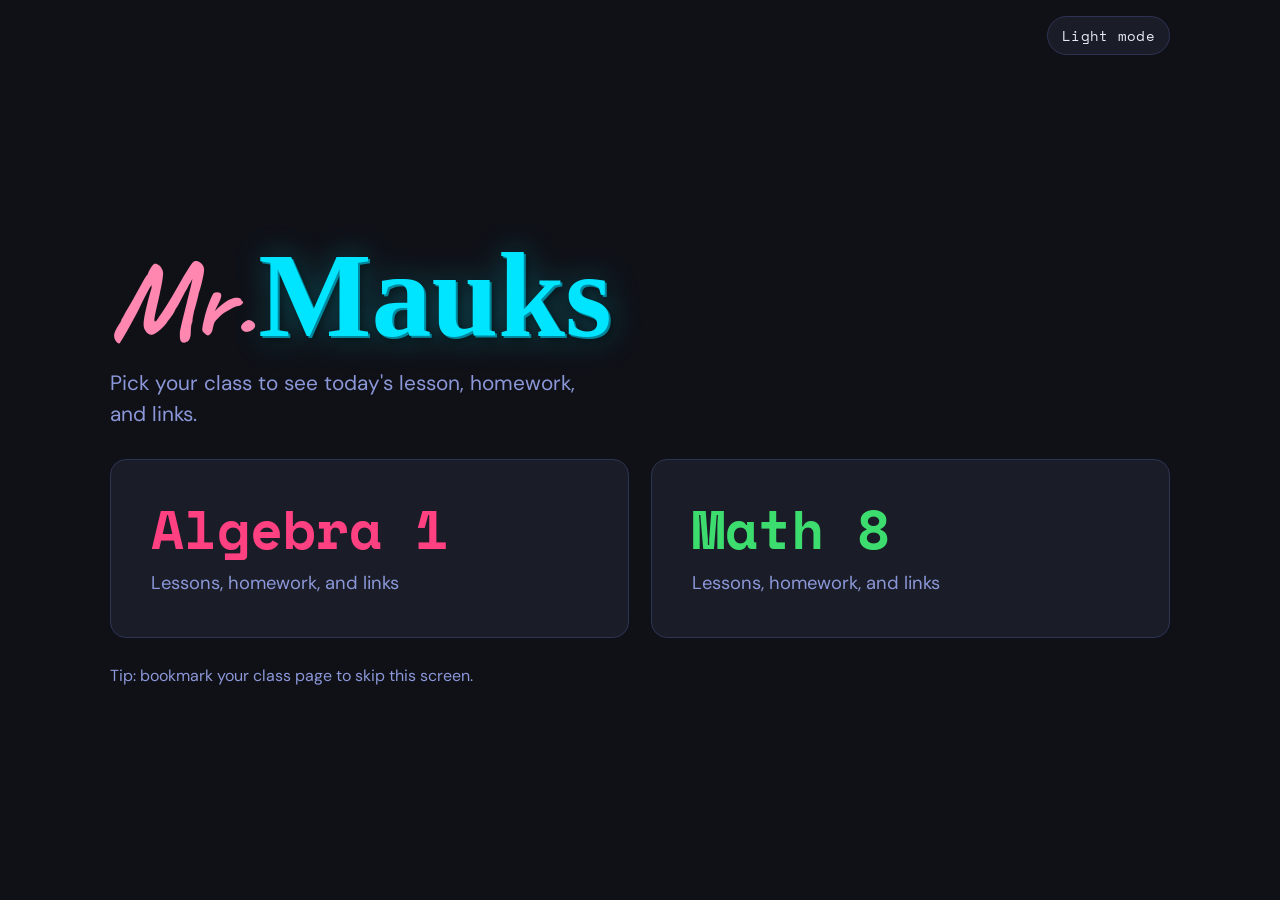
<file: index.html>
<!doctype html>
<html lang="en" data-theme="dark">
<head>
<meta charset="utf-8">
<meta name="viewport" content="width=device-width, initial-scale=1">
<title>Mr. Mauks</title>
<meta name="description" content="Lessons, homework, and links for Mr. Mauks' math classes.">
<link rel="icon" href="data:image/svg+xml,%3Csvg xmlns='http://www.w3.org/2000/svg' viewBox='0 0 100 100'%3E%3Ctext y='.9em' font-size='90'%3E%E2%9C%8F%EF%B8%8F%3C/text%3E%3C/svg%3E">
<link rel="preconnect" href="https://fonts.googleapis.com">
<link rel="preconnect" href="https://fonts.gstatic.com" crossorigin>
<link href="https://fonts.googleapis.com/css2?family=Space+Mono:wght@400;700&family=DM+Sans:wght@400;500;600&family=Permanent+Marker&family=Caveat:wght@700&display=swap" rel="stylesheet">
<link rel="stylesheet" href="css/site.css">
<script>try{document.documentElement.setAttribute('data-theme',localStorage.getItem('mauks-theme')==='light'?'light':'dark')}catch(e){}</script>
</head>
<body class="landing">
<div class="wrap">
  <header class="topbar">
    <span></span>
    <div class="tools"><button class="chip" id="theme-toggle" type="button">Light mode</button></div>
  </header>
  <main class="landing-main">
    <h1 class="wordmark" aria-label="Mr. Mauks"><span class="wm-mr">Mr.</span><span class="wm-name">Mauks</span></h1>
    <p class="lead">Pick your class to see today's lesson, homework, and links.</p>
    <nav class="paths" aria-label="Choose your class">
      <a class="path path-algebra" href="algebra1.html">
        <span class="path-name">Algebra 1</span>
        <span class="path-note">Lessons, homework, and links</span>
      </a>
      <a class="path path-math8" href="math8.html">
        <span class="path-name">Math 8</span>
        <span class="path-note">Lessons, homework, and links</span>
      </a>
    </nav>
    <p class="hint">Tip: bookmark your class page to skip this screen.</p>
  </main>
</div>
<script src="js/config.js"></script>
<script src="js/app.js"></script>
</body>
</html>
</file>
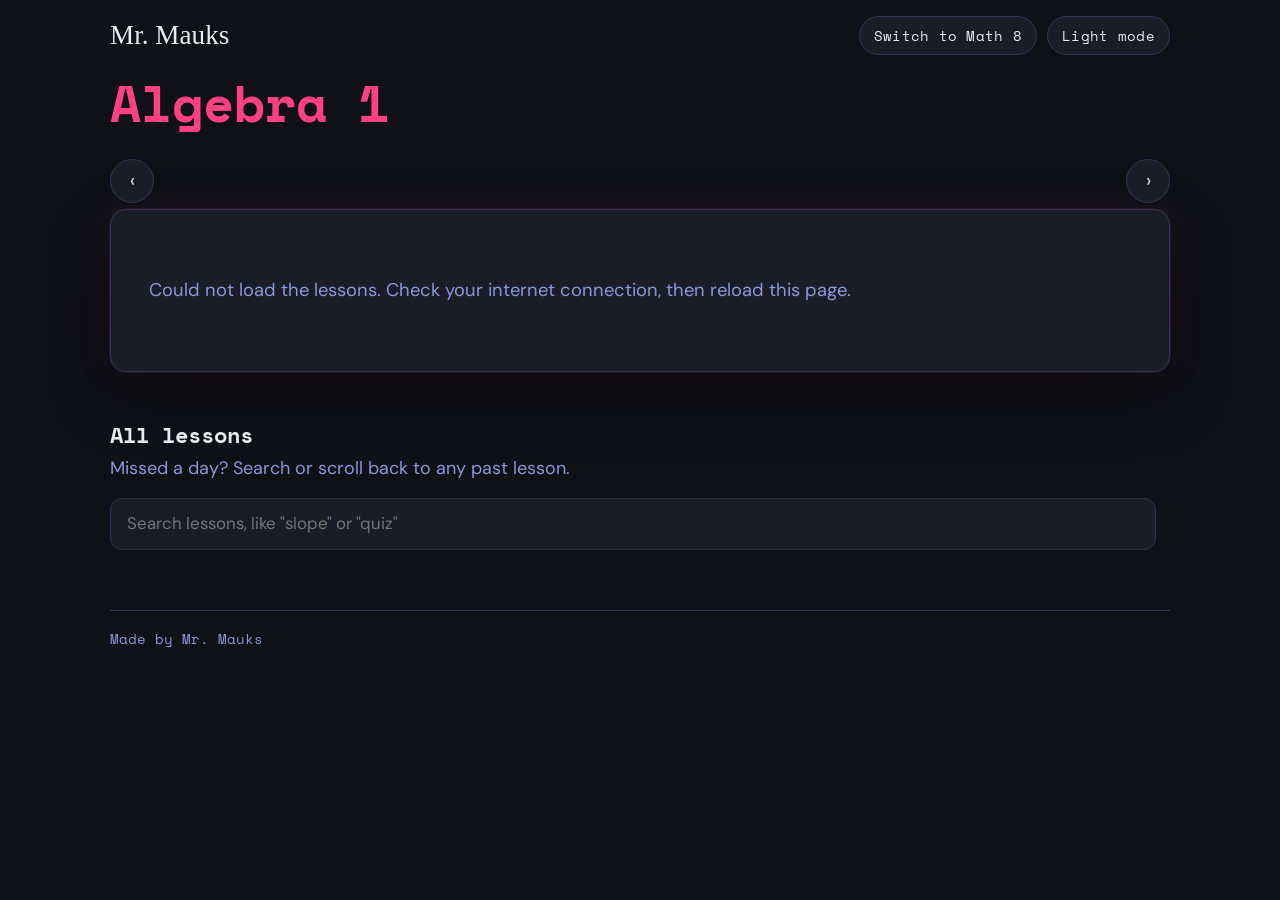
<file: algebra1.html>
<!doctype html>
<html lang="en" data-class="algebra1" data-theme="dark">
<head>
<meta charset="utf-8">
<meta name="viewport" content="width=device-width, initial-scale=1">
<title>Mr. Mauks - Algebra 1</title>
<meta name="description" content="Lessons, homework, and links for Algebra 1 with Mr. Mauks.">
<link rel="icon" href="data:image/svg+xml,%3Csvg xmlns='http://www.w3.org/2000/svg' viewBox='0 0 100 100'%3E%3Ctext y='.9em' font-size='90'%3E📐%3C/text%3E%3C/svg%3E">
<link rel="preconnect" href="https://fonts.googleapis.com">
<link rel="preconnect" href="https://fonts.gstatic.com" crossorigin>
<link href="https://fonts.googleapis.com/css2?family=Space+Mono:wght@400;700&family=DM+Sans:wght@400;500;600&family=Permanent+Marker&family=Caveat:wght@700&display=swap" rel="stylesheet">
<link rel="stylesheet" href="css/site.css">
<script>try{document.documentElement.setAttribute('data-theme',localStorage.getItem('mauks-theme')==='light'?'light':'dark')}catch(e){}</script>
</head>
<body>
<a class="skip" href="#lesson">Skip to the lesson</a>
<div class="wrap">
  <header class="topbar">
    <a class="brand" href="index.html" aria-label="Mr. Mauks home">Mr. Mauks</a>
    <div class="tools">
      <a class="chip" href="math8.html">Switch to Math 8</a>
      <button class="chip" id="theme-toggle" type="button">Light mode</button>
    </div>
  </header>

  <main>
    <div class="page-head">
      <h1>Algebra 1</h1>
      <p class="today-line" id="today-line"></p>
      <p class="notice hidden" id="notice" role="status"></p>
    </div>

    <div class="strip-wrap" id="lesson-top">
      <button class="nav-btn" id="strip-left" type="button" aria-label="Earlier days">&#8249;</button>
      <div class="strip" id="strip" role="group" aria-label="Choose a day"></div>
      <button class="nav-btn" id="strip-right" type="button" aria-label="Later days">&#8250;</button>
    </div>

    <article class="lesson" id="lesson" aria-live="polite">
      <p class="empty">Loading the lesson...</p>
    </article>
    <noscript><p class="notice">This page needs JavaScript to show lessons.</p></noscript>

    <section class="section ahead-wrap hidden" id="ahead-wrap" aria-labelledby="ahead-h">
      <h2 id="ahead-h">Look ahead</h2>
      <div class="ahead" id="ahead"></div>
    </section>

    <div id="link-sections"></div>

    <section class="section archive" aria-labelledby="archive-h">
      <h2 id="archive-h">All lessons</h2>
      <p class="sub">Missed a day? Search or scroll back to any past lesson.</p>
      <div class="archive-controls">
        <input id="archive-q" type="search" placeholder="Search lessons, like &quot;slope&quot; or &quot;quiz&quot;" aria-label="Search all lessons" autocomplete="off">
        <span class="count" id="archive-count" aria-live="polite"></span>
      </div>
      <div id="archive-list"></div>
    </section>
  </main>

  <footer class="footer">
    <span>Made by Mr. Mauks</span>
    <span id="updated"></span>
  </footer>
</div>
<script src="js/config.js"></script>
<script src="js/sample-data.js"></script>
<script src="js/app.js"></script>
</body>
</html>
</file>
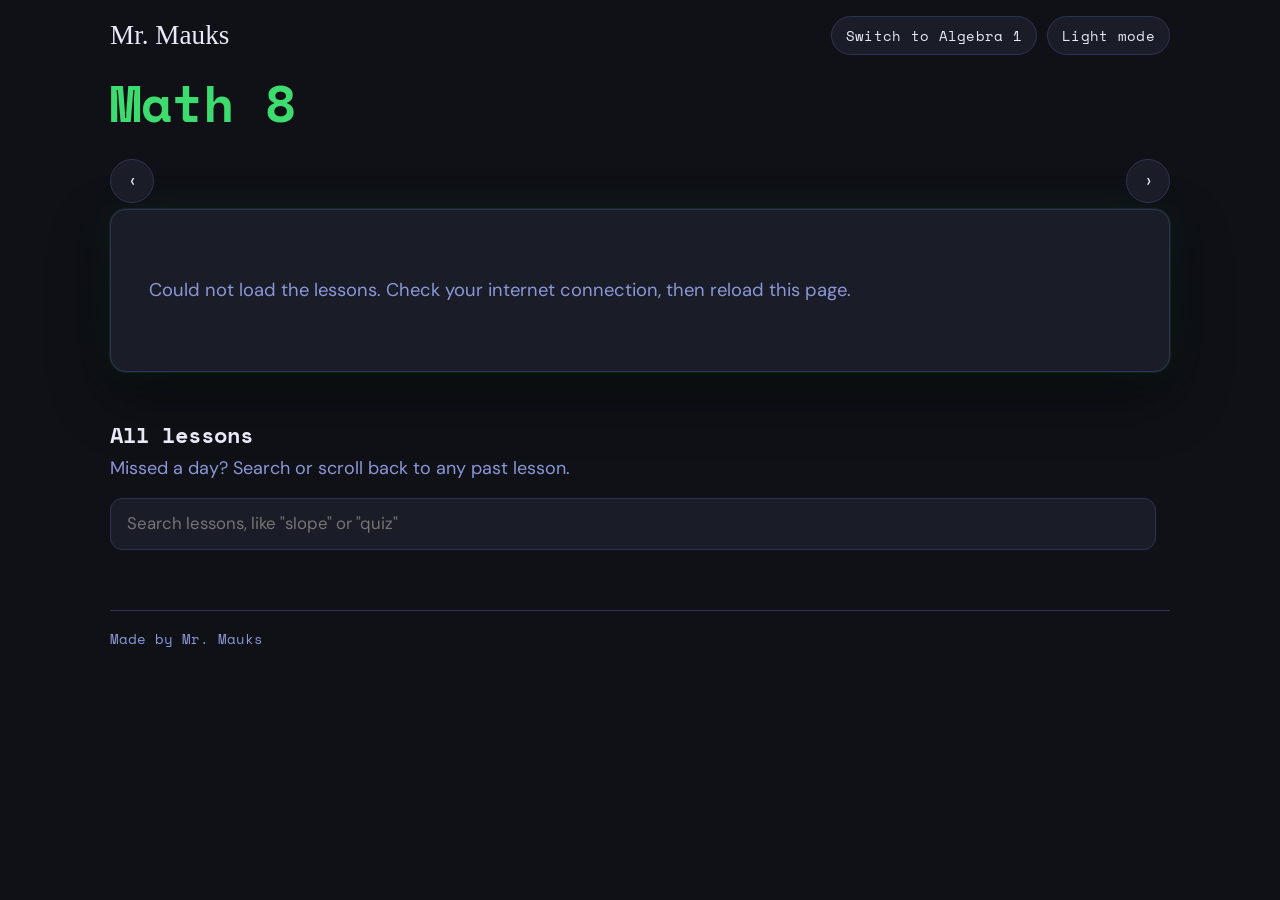
<file: math8.html>
<!doctype html>
<html lang="en" data-class="math8" data-theme="dark">
<head>
<meta charset="utf-8">
<meta name="viewport" content="width=device-width, initial-scale=1">
<title>Mr. Mauks - Math 8</title>
<meta name="description" content="Lessons, homework, and links for Math 8 with Mr. Mauks.">
<link rel="icon" href="data:image/svg+xml,%3Csvg xmlns='http://www.w3.org/2000/svg' viewBox='0 0 100 100'%3E%3Ctext y='.9em' font-size='90'%3E🧮%3C/text%3E%3C/svg%3E">
<link rel="preconnect" href="https://fonts.googleapis.com">
<link rel="preconnect" href="https://fonts.gstatic.com" crossorigin>
<link href="https://fonts.googleapis.com/css2?family=Space+Mono:wght@400;700&family=DM+Sans:wght@400;500;600&family=Permanent+Marker&family=Caveat:wght@700&display=swap" rel="stylesheet">
<link rel="stylesheet" href="css/site.css">
<script>try{document.documentElement.setAttribute('data-theme',localStorage.getItem('mauks-theme')==='light'?'light':'dark')}catch(e){}</script>
</head>
<body>
<a class="skip" href="#lesson">Skip to the lesson</a>
<div class="wrap">
  <header class="topbar">
    <a class="brand" href="index.html" aria-label="Mr. Mauks home">Mr. Mauks</a>
    <div class="tools">
      <a class="chip" href="algebra1.html">Switch to Algebra 1</a>
      <button class="chip" id="theme-toggle" type="button">Light mode</button>
    </div>
  </header>

  <main>
    <div class="page-head">
      <h1>Math 8</h1>
      <p class="today-line" id="today-line"></p>
      <p class="notice hidden" id="notice" role="status"></p>
    </div>

    <div class="strip-wrap" id="lesson-top">
      <button class="nav-btn" id="strip-left" type="button" aria-label="Earlier days">&#8249;</button>
      <div class="strip" id="strip" role="group" aria-label="Choose a day"></div>
      <button class="nav-btn" id="strip-right" type="button" aria-label="Later days">&#8250;</button>
    </div>

    <article class="lesson" id="lesson" aria-live="polite">
      <p class="empty">Loading the lesson...</p>
    </article>
    <noscript><p class="notice">This page needs JavaScript to show lessons.</p></noscript>

    <section class="section ahead-wrap hidden" id="ahead-wrap" aria-labelledby="ahead-h">
      <h2 id="ahead-h">Look ahead</h2>
      <div class="ahead" id="ahead"></div>
    </section>

    <div id="link-sections"></div>

    <section class="section archive" aria-labelledby="archive-h">
      <h2 id="archive-h">All lessons</h2>
      <p class="sub">Missed a day? Search or scroll back to any past lesson.</p>
      <div class="archive-controls">
        <input id="archive-q" type="search" placeholder="Search lessons, like &quot;slope&quot; or &quot;quiz&quot;" aria-label="Search all lessons" autocomplete="off">
        <span class="count" id="archive-count" aria-live="polite"></span>
      </div>
      <div id="archive-list"></div>
    </section>
  </main>

  <footer class="footer">
    <span>Made by Mr. Mauks</span>
    <span id="updated"></span>
  </footer>
</div>
<script src="js/config.js"></script>
<script src="js/sample-data.js"></script>
<script src="js/app.js"></script>
</body>
</html>
</file>
<file: css/site.css>
/* =========================================================
   Mr. Mauks - class sites
   Visual language borrowed from GraFables (dark surfaces, thin borders that
   light up on hover, Space Mono for labels, DM Sans for reading).
   Each class swaps ONE variable set (--accent). Change colors in the
   "CLASS ACCENTS" block below.
   ========================================================= */

:root {
  /* GraFables base palette */
  --bg: #0f1117;
  --surface: #1a1d27;
  --surface2: #22263a;
  --text: #e8eaf6;
  --muted: #8b97d8;          /* GraFables #7986cb, lifted a little so small text stays readable */
  --border: #2e3356;
  --cyan: #00e5ff;
  --yellow: #ffd740;
  --frame-bg: #eef0f8;       /* backdrop behind button images (so dark logos stay readable) */

  /* Accent (overridden per class) */
  --accent: #00e5ff;
  --accent-rgb: 0, 229, 255;
  --accent-ink: #0a0c12;     /* text color on top of a solid accent fill */

  --font-body: 'DM Sans', system-ui, -apple-system, 'Segoe UI', Roboto, sans-serif;
  --font-ui: 'Space Mono', ui-monospace, SFMono-Regular, Menlo, Consolas, monospace;
  --font-mark: 'Permanent Marker', 'Marker Felt', 'Comic Sans MS', cursive;
  --font-script: 'Caveat', 'Segoe Script', 'Comic Sans MS', cursive;

  --shadow-glow: 0 0 0 1px rgba(var(--accent-rgb), .10), 0 24px 60px rgba(0, 0, 0, .45), 0 0 40px rgba(var(--accent-rgb), .08);
}

/* ---------- CLASS ACCENTS ---------- */
html[data-class="algebra1"] { --accent: #ff4081; --accent-rgb: 255, 64, 129; --accent-ink: #0a0c12; }
html[data-class="math8"]    { --accent: #3ddc6e; --accent-rgb: 61, 220, 110; --accent-ink: #0a0c12; }

/* ---------- LIGHT THEME (GraFables' re-picked light set) ---------- */
html[data-theme="light"] {
  --bg: #f4f5fa; --surface: #ffffff; --surface2: #eceef7;
  --text: #1a1d27; --muted: #5c6bc0; --border: #d0d3e6;
  --frame-bg: #f4f5fa;
  --shadow-glow: 0 0 0 1px rgba(var(--accent-rgb), .12), 0 14px 34px rgba(26, 29, 39, .10);
}
html[data-theme="light"][data-class="algebra1"] { --accent: #c2185b; --accent-rgb: 194, 24, 91; --accent-ink: #ffffff; }
html[data-theme="light"][data-class="math8"]    { --accent: #1a8a45; --accent-rgb: 26, 138, 69;  --accent-ink: #ffffff; }

/* ---------- BASE ---------- */
* { box-sizing: border-box; }
html { -webkit-text-size-adjust: 100%; }
body {
  margin: 0;
  background: var(--bg);
  color: var(--text);
  font-family: var(--font-body);
  font-size: 1.125rem;
  line-height: 1.5;
}
a { color: var(--accent); }
img { max-width: 100%; }
button { font: inherit; color: inherit; }
:focus-visible { outline: 3px solid var(--cyan); outline-offset: 2px; border-radius: 6px; }
html[data-theme="light"] :focus-visible { outline-color: #0077b6; }
.skip { position: absolute; left: -999px; top: 8px; background: var(--accent); color: var(--accent-ink); padding: 8px 14px; border-radius: 8px; z-index: 10; }
.skip:focus { left: 8px; }
.wrap { max-width: 1100px; margin: 0 auto; padding: 0 20px; }
.hidden { display: none !important; }
.visually-hidden { position: absolute; width: 1px; height: 1px; overflow: hidden; clip: rect(0 0 0 0); white-space: nowrap; }

/* ---------- TOP BAR ---------- */
.topbar { display: flex; align-items: center; justify-content: space-between; gap: 12px; padding: 16px 0 8px; flex-wrap: wrap; }
.brand { font-family: var(--font-mark); font-size: 1.7rem; color: var(--text); text-decoration: none; line-height: 1; }
.brand:hover { color: var(--accent); }
.tools { display: flex; gap: 10px; align-items: center; flex-wrap: wrap; }
.chip {
  font-family: var(--font-ui); font-size: .88rem; letter-spacing: .02em;
  padding: 8px 14px; border-radius: 20px; border: 1px solid var(--border);
  background: var(--surface); color: var(--text); text-decoration: none; cursor: pointer;
  transition: border-color .15s, background .15s;
}
.chip:hover { border-color: rgba(var(--accent-rgb), .6); background: var(--surface2); }

/* ---------- PAGE HEAD ---------- */
.page-head { padding: 12px 0 8px; }
.page-head h1 { font-family: var(--font-ui); font-weight: 700; font-size: clamp(2rem, 6vw, 3.2rem); margin: 0; line-height: 1.1; color: var(--accent); }

.today-line { margin: 6px 0 0; color: var(--muted); font-family: var(--font-ui); font-size: .95rem; }
.notice { margin: 12px 0 0; padding: 10px 14px; border: 1px solid var(--border); border-left: 4px solid var(--yellow); border-radius: 10px; background: var(--surface); font-size: .98rem; }

/* ---------- DAY STRIP ---------- */
.strip-wrap { display: flex; gap: 8px; align-items: stretch; margin: 14px 0 6px; }
.strip { position: relative; flex: 1; display: flex; gap: 10px; overflow-x: auto; padding: 10px 6px 16px; scroll-snap-type: x proximity; scrollbar-width: thin; scrollbar-color: var(--border) transparent; }
.tile {
  flex: 0 0 auto; width: 96px; display: flex; flex-direction: column; align-items: center; gap: 2px;
  padding: 10px 6px 10px; border: 1px solid var(--border); border-radius: 14px;
  background: var(--surface); text-align: center; cursor: pointer; scroll-snap-align: center;
  font-family: var(--font-ui);
  transition: border-color .15s, background .15s;
}
.tile:hover { border-color: rgba(var(--accent-rgb), .6); background: var(--surface2); }
.tile[aria-current="true"] { border-color: var(--accent); background: var(--surface2); box-shadow: var(--shadow-glow); }
.tile .wd { font-size: .82rem; color: var(--muted); }
.tile .dn { font-size: 2rem; font-weight: 700; line-height: 1.05; }
.tile .mo { font-size: .82rem; color: var(--muted); }
.tile .ld { margin-top: 6px; font-size: .8rem; padding: 1px 8px; border-radius: 10px; border: 1px solid var(--border); }
.tile .flags { display: flex; flex-direction: column; gap: 4px; margin-top: 8px; min-height: 22px; }
.tile.is-today { box-shadow: inset 0 4px 0 var(--accent); }
.tile.is-today[aria-current="true"] { box-shadow: inset 0 4px 0 var(--accent), var(--shadow-glow); }
.flag { font-size: .74rem; padding: 1px 8px; border-radius: 10px; border: 1px solid; }
.flag-today { background: var(--accent); color: var(--accent-ink); border-color: var(--accent); font-weight: 700; }
.flag-next  { color: var(--accent); border-color: rgba(var(--accent-rgb), .6); }
.flag-quiz  { color: var(--yellow); border-color: rgba(255, 215, 64, .6); background: rgba(255, 215, 64, .07); font-weight: 700; }
html[data-theme="light"] .flag-quiz { color: #8a5a00; border-color: rgba(224, 152, 42, .8); background: rgba(224, 152, 42, .12); }
.nav-btn {
  flex: 0 0 auto; width: 44px; align-self: center; height: 44px; border-radius: 50%;
  border: 1px solid var(--border); background: var(--surface); cursor: pointer; font-size: 1.2rem;
  transition: border-color .15s, background .15s;
}
.nav-btn:hover { border-color: rgba(var(--accent-rgb), .6); background: var(--surface2); }

/* ---------- LESSON CARD ---------- */
.lesson { background: var(--surface); border: 1px solid var(--border); border-radius: 16px; padding: clamp(20px, 3.4vw, 38px); box-shadow: var(--shadow-glow); margin-top: 6px; }
.lesson-head { display: flex; flex-wrap: wrap; gap: 10px 14px; align-items: center; justify-content: space-between; }
.date { margin: 0; font-family: var(--font-ui); font-size: 1.05rem; font-weight: 700; }
.pills { display: flex; gap: 8px; flex-wrap: wrap; align-items: center; }
.pill { font-family: var(--font-ui); font-size: .85rem; padding: 3px 12px; border-radius: 20px; border: 1px solid var(--border); background: var(--surface2); }
.pill-accent { border-color: rgba(var(--accent-rgb), .7); color: var(--accent); background: rgba(var(--accent-rgb), .08); }
.pill-quiz { color: var(--yellow); border-color: rgba(255, 215, 64, .6); background: rgba(255, 215, 64, .07); font-weight: 700; }
html[data-theme="light"] .pill-quiz { color: #8a5a00; border-color: rgba(224, 152, 42, .8); background: rgba(224, 152, 42, .12); }
.lesson h2 { font-family: var(--font-body); font-weight: 600; font-size: clamp(1.9rem, 4.6vw, 3.1rem); line-height: 1.12; margin: .4em 0 .8em; white-space: pre-line; }
.lesson h2 a { color: inherit; text-decoration-color: var(--accent); text-underline-offset: 5px; }
.blocks { display: grid; grid-template-columns: repeat(auto-fit, minmax(min(100%, 330px), 1fr)); gap: 18px; }
.block { background: var(--surface2); border: 1px solid var(--border); border-radius: 12px; padding: 18px 20px 20px; }
.block h3 { font-family: var(--font-ui); font-size: .92rem; font-weight: 700; color: var(--muted); margin: 0 0 8px; letter-spacing: .02em; }
.content { font-size: 1.3rem; line-height: 1.5; white-space: pre-line; overflow-wrap: anywhere; }
.content a { font-weight: 700; text-underline-offset: 4px; }
.locked { color: var(--muted); font-size: 1.1rem; }
.callouts { display: grid; gap: 14px; margin-top: 18px; }
.callout { border-left: 5px solid var(--accent); background: rgba(var(--accent-rgb), .07); border-radius: 0 12px 12px 0; padding: 14px 18px; }
.callout h3 { font-family: var(--font-ui); font-size: .9rem; margin: 0 0 4px; color: var(--muted); }
.callout .content { font-size: 1.2rem; }
.lesson-foot { margin-top: 20px; display: flex; justify-content: flex-end; }
.empty { color: var(--muted); font-size: 1.15rem; padding: 10px 0; }

/* ---------- SECTIONS ---------- */
.section { margin-top: 46px; }
.section h2 { font-family: var(--font-ui); font-size: 1.4rem; margin: 0 0 4px; }
.section .sub { margin: 0 0 16px; color: var(--muted); }

/* look ahead */
.ahead { display: grid; grid-template-columns: repeat(auto-fit, minmax(min(100%, 300px), 1fr)); gap: 16px; margin-top: 12px; }
.ahead-card {
  text-align: left; cursor: pointer; padding: 16px 18px; border: 1px solid var(--border); border-radius: 14px; background: var(--surface);
  transition: border-color .15s, background .15s; display: block; width: 100%;
}
.ahead-card:hover { border-color: rgba(var(--accent-rgb), .6); background: var(--surface2); }
.ahead-card .k { font-family: var(--font-ui); font-size: .9rem; color: var(--muted); margin: 0 0 4px; display: flex; gap: 8px; align-items: center; flex-wrap: wrap; }
.ahead-card .d { font-family: var(--font-ui); font-weight: 700; font-size: 1.05rem; }
.ahead-card .t { margin: 6px 0 0; font-size: 1.15rem; display: -webkit-box; -webkit-line-clamp: 2; -webkit-box-orient: vertical; overflow: hidden; }

/* link cards */
.cards { display: grid; grid-template-columns: repeat(auto-fill, minmax(min(100%, 260px), 1fr)); gap: 20px; }
.card {
  display: flex; flex-direction: column; overflow: hidden; text-decoration: none; color: var(--text);
  background: var(--surface); border: 1px solid var(--border); border-radius: 14px;
  transition: border-color .15s, background .15s;
}
.card:hover { border-color: rgba(var(--accent-rgb), .6); background: var(--surface2); }
.frame { aspect-ratio: 4 / 1; background: var(--frame-bg); display: flex; align-items: center; justify-content: center; padding: 8px 12px; }
.frame img { width: 100%; height: 100%; object-fit: contain; display: block; }   /* scales to fit, never crops */
.frame .emoji { font-size: 2.2rem; line-height: 1; }
.card-body { padding: 14px 18px 18px; }
.card-title { display: flex; align-items: center; gap: 10px; flex-wrap: wrap; }
.card h3 { margin: 0; font-size: 1.2rem; font-weight: 600; }
.card p { margin: 6px 0 0; color: var(--muted); font-size: 1rem; line-height: 1.4; }
.tag { font-family: var(--font-ui); font-size: .76rem; padding: 1px 10px; border-radius: 20px; border: 1px solid rgba(var(--accent-rgb), .55); background: rgba(var(--accent-rgb), .06); color: var(--accent); }

/* archive */
.archive-controls { display: flex; gap: 14px; align-items: center; flex-wrap: wrap; margin-bottom: 8px; }
.archive-controls input {
  flex: 1 1 260px; font: inherit; font-size: 1.05rem; padding: 12px 16px; border-radius: 12px;
  border: 1px solid var(--border); background: var(--surface); color: var(--text);
}
.archive-controls input:focus { border-color: var(--accent); }
.count { color: var(--muted); font-family: var(--font-ui); font-size: .9rem; }
.week h3 { font-family: var(--font-ui); font-size: .95rem; color: var(--muted); margin: 22px 0 8px; }
.row {
  display: grid; grid-template-columns: 116px 44px 1fr auto; gap: 12px; align-items: center; width: 100%;
  padding: 12px 16px; margin-bottom: 8px; border: 1px solid var(--border); border-radius: 12px; background: var(--surface);
  text-align: left; cursor: pointer; transition: border-color .15s, background .15s;
}
.row:hover { border-color: rgba(var(--accent-rgb), .6); background: var(--surface2); }
.row .rd { font-family: var(--font-ui); font-size: .95rem; font-weight: 700; }
.row .rl { font-family: var(--font-ui); font-size: .8rem; text-align: center; padding: 1px 0; border: 1px solid var(--border); border-radius: 10px; color: var(--muted); }
.row .pill { justify-self: start; }
.row .rt { font-size: 1.08rem; overflow: hidden; text-overflow: ellipsis; white-space: nowrap; }

/* ---------- BUTTONS ---------- */
.btn {
  font-family: var(--font-ui); font-size: .95rem; padding: 10px 18px; border-radius: 8px; cursor: pointer;
  border: 1px solid var(--border); background: transparent; color: var(--text);
  transition: border-color .15s, background .15s;
}
.btn:hover { border-color: rgba(var(--accent-rgb), .7); background: var(--surface2); }

/* ---------- FOOTER ---------- */
.footer { margin: 60px 0 40px; padding-top: 18px; border-top: 1px solid var(--border); color: var(--muted); font-family: var(--font-ui); font-size: .85rem; display: flex; justify-content: space-between; gap: 12px; flex-wrap: wrap; }

/* ---------- LANDING PAGE ---------- */
body.landing { min-height: 100vh; display: flex; flex-direction: column; }
.landing .wrap { width: 100%; flex: 1; display: flex; flex-direction: column; }
.landing-main { flex: 1; display: flex; flex-direction: column; justify-content: center; padding: 20px 0 40px; }
.wordmark { margin: 0; line-height: .95; display: flex; align-items: flex-end; gap: .12em; flex-wrap: wrap; }
.wm-mr { font-family: var(--font-script); font-weight: 700; font-size: clamp(3.4rem, 11vw, 7rem); color: #ff87b0; }
.wm-name { font-family: var(--font-mark); font-size: clamp(3.6rem, 12vw, 7.5rem); color: var(--cyan); text-shadow: 2px 2px 0 rgba(0, 184, 212, .7), 4px 4px 10px rgba(0, 0, 0, .5); filter: drop-shadow(0 0 14px rgba(0, 229, 255, .25)); }
html[data-theme="light"] .wm-name { color: #0077b6; text-shadow: 2px 2px 0 rgba(0, 119, 182, .25); filter: none; }
html[data-theme="light"] .wm-mr { color: #c2185b; }
.lead { font-size: 1.3rem; color: var(--muted); margin: 14px 0 30px; max-width: 34ch; }
.paths { display: grid; grid-template-columns: repeat(auto-fit, minmax(min(100%, 340px), 1fr)); gap: 22px; }
.path {
  display: block; text-decoration: none; color: var(--text); padding: clamp(24px, 4vw, 40px);
  background: var(--surface); border: 1px solid var(--border); border-radius: 16px;
  transition: border-color .15s, background .15s, box-shadow .15s;
}
.path-algebra { --accent: #ff4081; --accent-rgb: 255, 64, 129; }
.path-math8   { --accent: #3ddc6e; --accent-rgb: 61, 220, 110; }
html[data-theme="light"] .path-algebra { --accent: #c2185b; --accent-rgb: 194, 24, 91; }
html[data-theme="light"] .path-math8   { --accent: #1a8a45; --accent-rgb: 26, 138, 69; }
.path:hover, .path:focus-visible { border-color: var(--accent); background: var(--surface2); box-shadow: var(--shadow-glow); }
.path-name { display: block; font-family: var(--font-ui); font-weight: 700; font-size: clamp(2.1rem, 6vw, 3.4rem); color: var(--accent); line-height: 1.05; }
.path-note { display: block; margin-top: 12px; font-size: 1.15rem; color: var(--muted); }
.hint { margin-top: 26px; color: var(--muted); font-size: 1rem; }

/* ---------- SMALL SCREENS ---------- */
@media (max-width: 640px) {
  body { font-size: 1.05rem; }
  .tile { width: 84px; }
  .nav-btn { display: none; }        /* swipe instead */
  .row { grid-template-columns: 1fr auto; }
  .row .rl { display: none; }
  .row .rt { grid-column: 1 / -1; white-space: normal; }
}

@media (prefers-reduced-motion: reduce) {
  * { transition: none !important; scroll-behavior: auto !important; }
}

/* ---------- PRINT: white paper, thin lines, minimal ink ---------- */
@media print {
  html, body { background: #fff !important; color: #000 !important; }
  .topbar, .strip-wrap, .ahead-wrap, #link-sections, .archive, .footer, .notice, .lesson-foot, .skip { display: none !important; }
  .page-head h1 { color: #000 !important; }
  .today-line { display: none; }
  .lesson { border: 1px solid #888; box-shadow: none; background: #fff; padding: 12px; }
  .block, .callout { background: #fff; border: 1px solid #aaa; border-left: 3px solid #555; }
  .block h3, .callout h3 { color: #333; }
  .pill, .pill-accent, .pill-quiz { background: #fff; color: #000; border: 1px solid #666; }
  a, .lesson h2 a { color: #000; }
}
</file>
